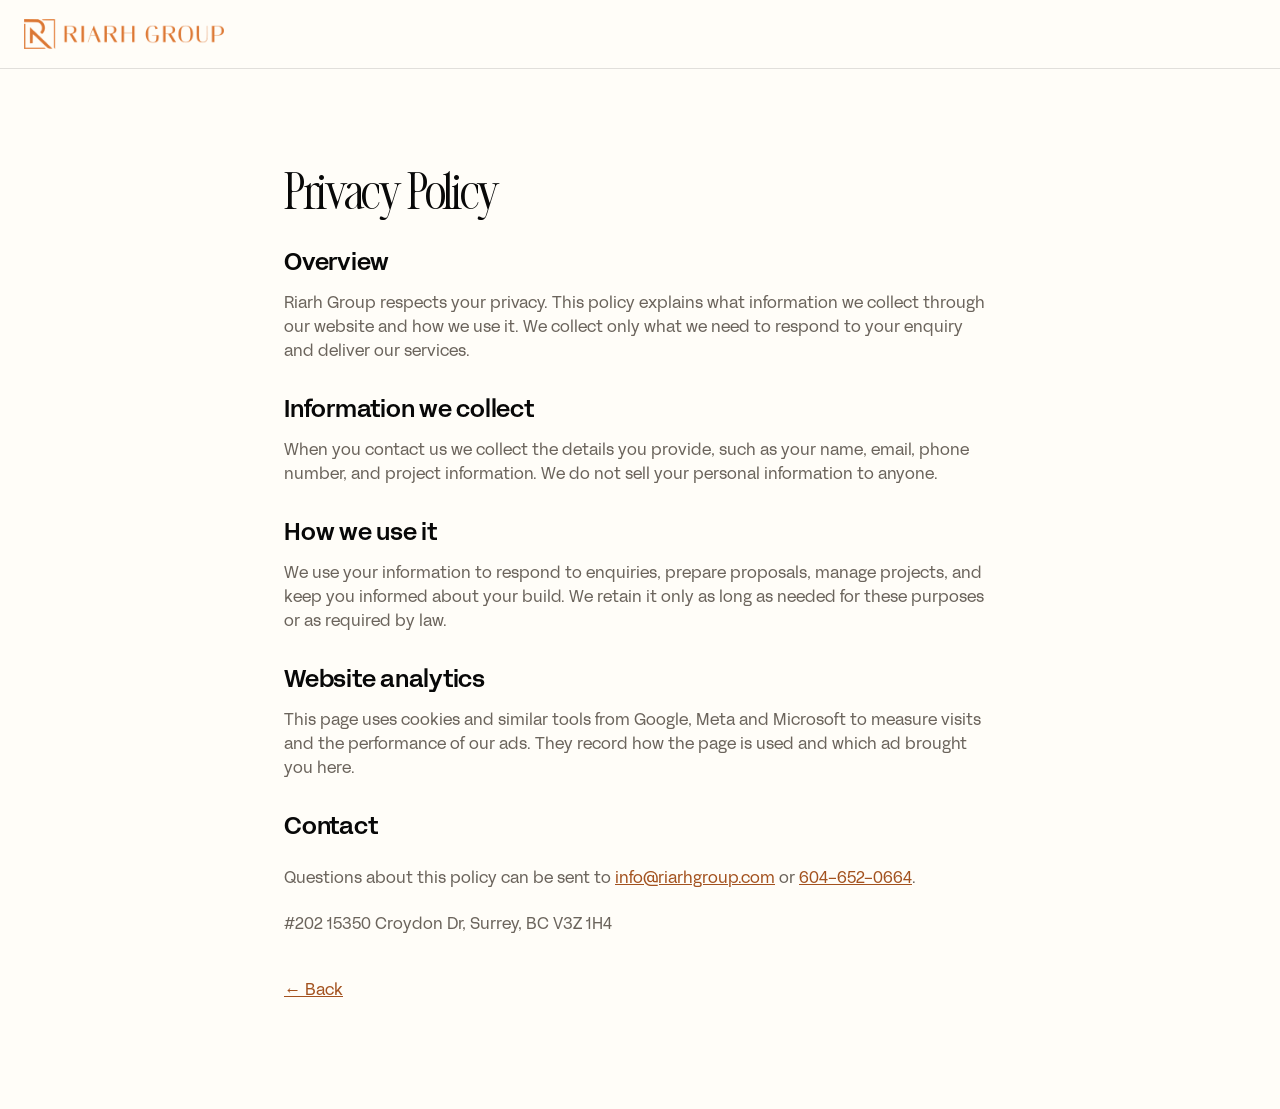
<file: privacy.html>
<!doctype html>
<html lang="en-CA">
<head>
<meta charset="utf-8">
<meta name="viewport" content="width=device-width,initial-scale=1">
<title>Privacy Policy | Riarh Group</title>
<meta name="robots" content="noindex">
<meta name="theme-color" content="#fffdf8">
<link rel="icon" href="assets/riarh-favicon-192.png">
<link rel="stylesheet" href="styles.css">
<style>
.sec{padding:var(--s9) 0}
.pp{max-width:760px}.pp h1{font-size:var(--fs-h2)}.pp h2{font:500 var(--fs-title)/var(--lh-title) var(--b);margin:var(--s6) 0 var(--s3)}
.pp p{color:var(--mute)}.pp a{display:inline-flex;align-items:center;min-height:44px}.pp p+p{margin-top:var(--s3)}
</style>
</head>
<body>
<header class="top"><div class="wrap"><a class="logo" href="index.html"><img src="assets/riarh-wordmark.png" width="482" height="72" alt="Riarh Group"></a></div></header>
<main class="sec"><div class="wrap pp">
<h1>Privacy Policy</h1>
<h2>Overview</h2>
<p>Riarh Group respects your privacy. This policy explains what information we collect through our website and how we use it. We collect only what we need to respond to your enquiry and deliver our services.</p>
<h2>Information we collect</h2>
<p>When you contact us we collect the details you provide, such as your name, email, phone number, and project information. We do not sell your personal information to anyone.</p>
<h2>How we use it</h2>
<p>We use your information to respond to enquiries, prepare proposals, manage projects, and keep you informed about your build. We retain it only as long as needed for these purposes or as required by law.</p>
<h2>Website analytics</h2>
<p>This page uses cookies and similar tools from Google, Meta and Microsoft to measure visits and the performance of our ads. They record how the page is used and which ad brought you here.</p>
<h2>Contact</h2>
<p>Questions about this policy can be sent to <a href="mailto:info@riarhgroup.com">info@riarhgroup.com</a> or <a href="tel:+16046520664">604-652-0664</a>.</p>
<p>#202 15350 Croydon Dr, Surrey, BC V3Z 1H4</p>
<p style="margin-top:var(--s6)"><a href="index.html">&larr; Back</a></p>
</div></main>
<script src="app.js" defer></script>
</body>
</html>
</file>
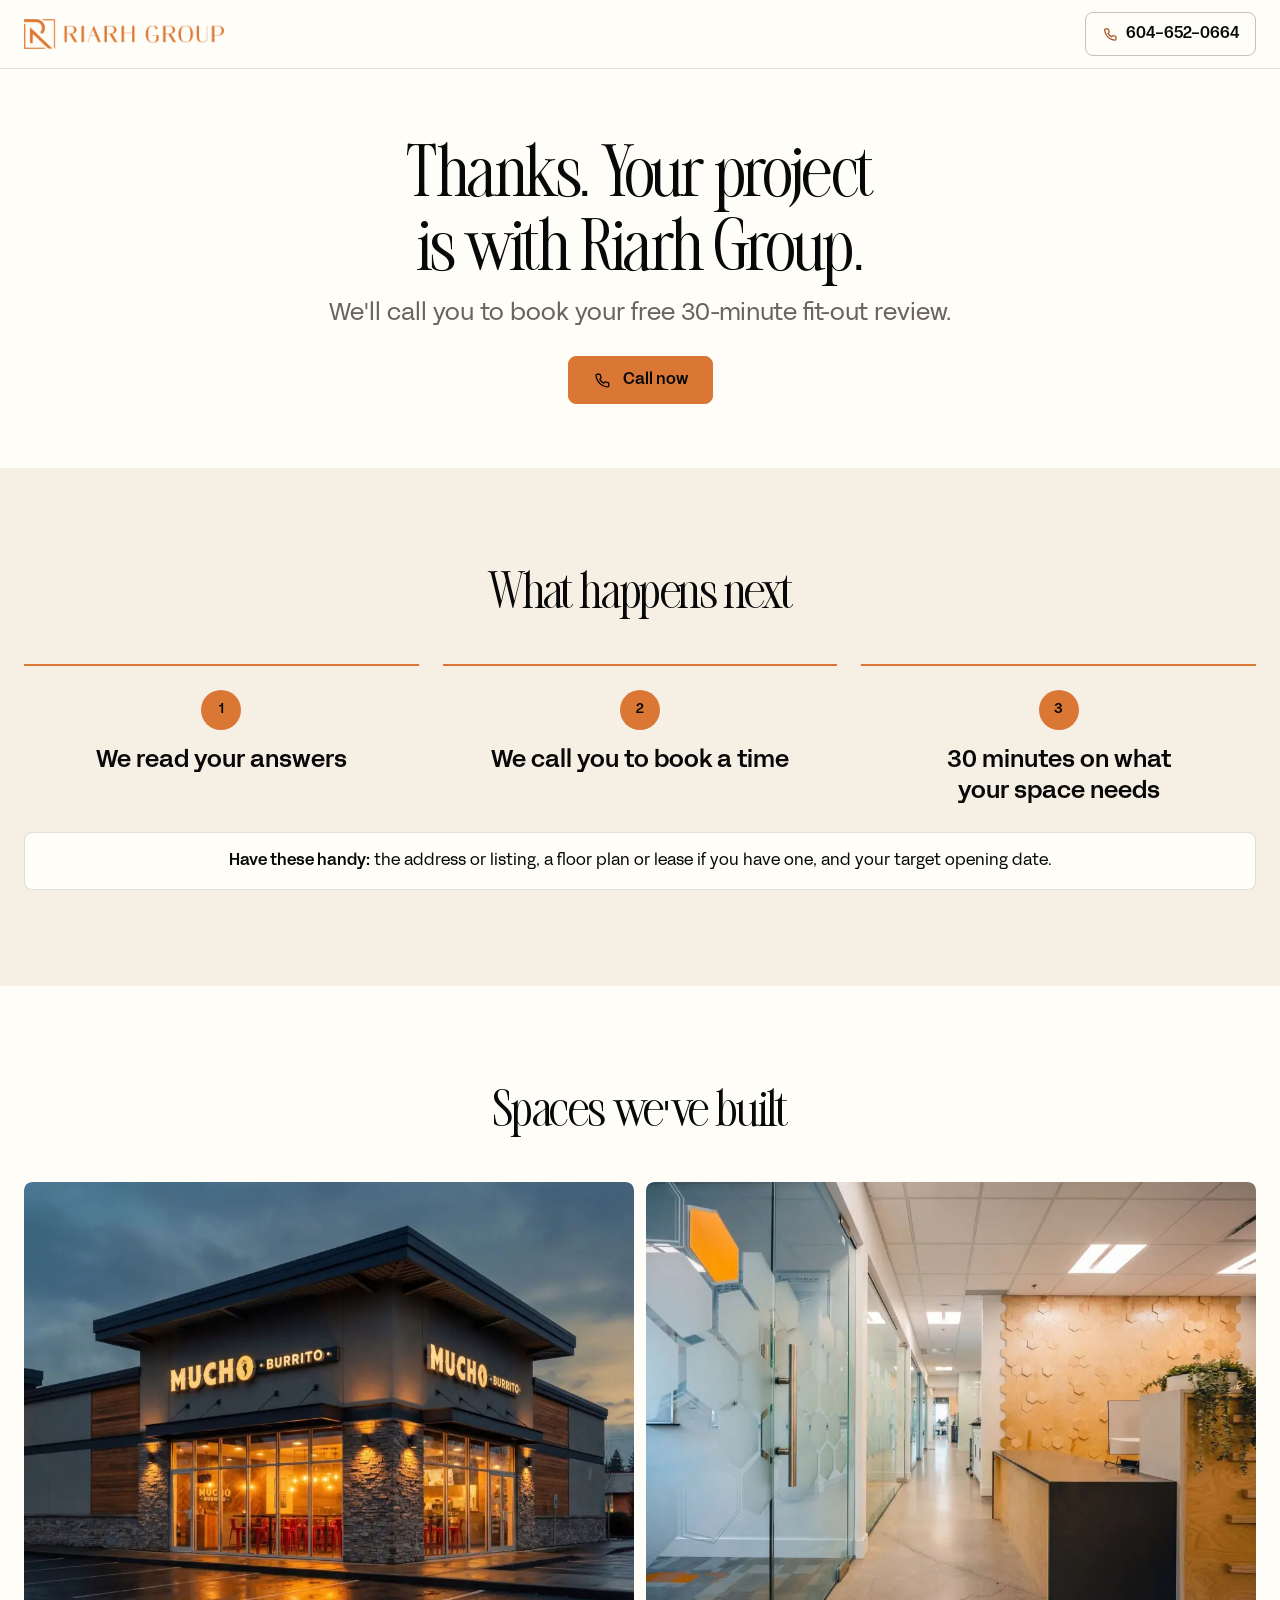
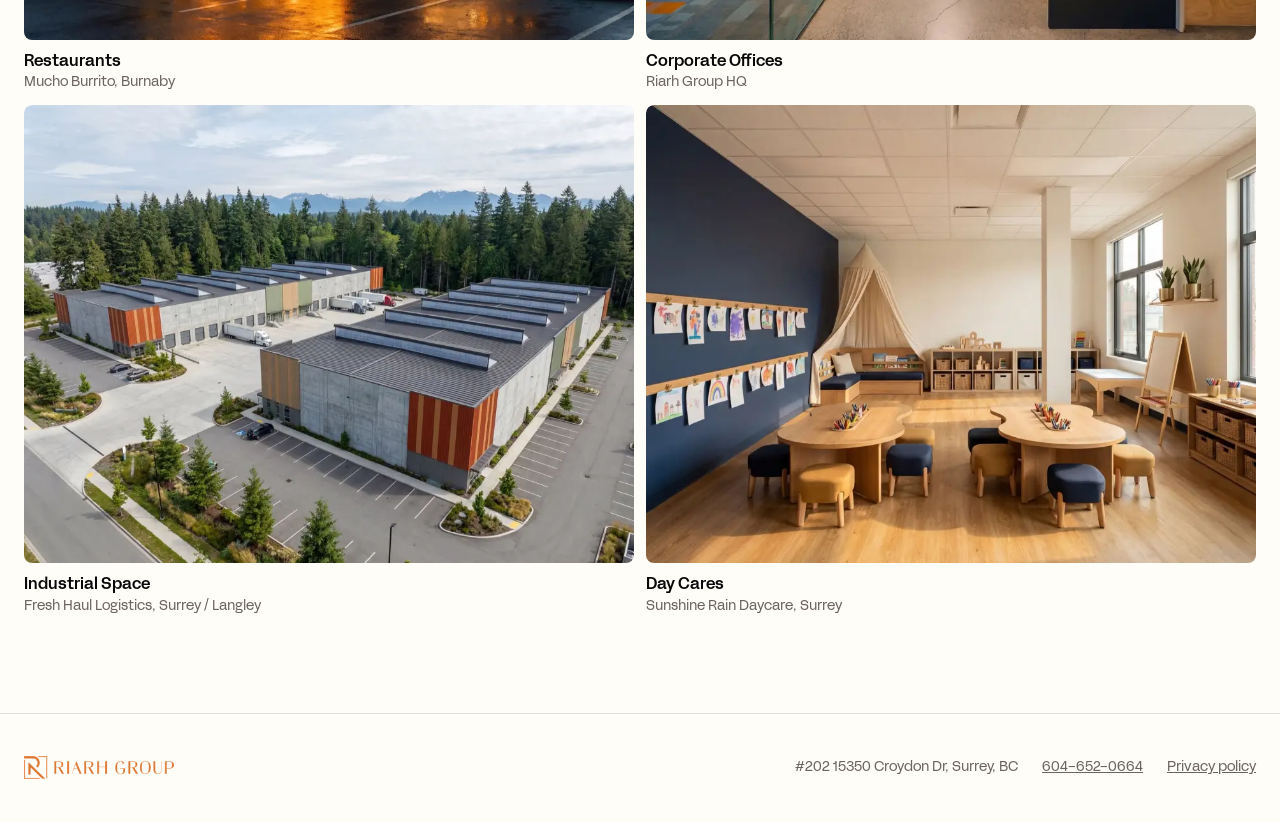
<file: thank-you.html>
<!doctype html>
<html lang="en-CA">
<head>
<meta charset="utf-8">
<meta name="viewport" content="width=device-width,initial-scale=1,viewport-fit=cover">
<title>Thank you | Riarh Group</title>
<meta name="robots" content="noindex">
<meta name="theme-color" content="#fffdf8">
<link rel="icon" href="assets/riarh-favicon-192.png">
<link rel="preload" href="assets/fonts/silver-editorial.woff2" as="font" type="font/woff2" crossorigin>
<link rel="stylesheet" href="styles.css">
<style>
.sec{padding:var(--s9) 0}.tint{background:var(--bg-2)}.head{margin-bottom:var(--s7);text-align:center}
.ty{padding:var(--s8) 0 var(--s8)}
/* one centred axis, like the landing page */
.ty .grid{display:grid;grid-template-columns:minmax(0,1fr);justify-items:center;gap:var(--s7);text-align:center}
.ty h1{max-width:18ch;margin-inline:auto}
.ty .tylead{margin:var(--s4) auto 0;font-size:var(--fs-title);color:var(--mute);max-width:52ch}
.mine{width:min(100%,520px);text-align:left}
.ty .btn{margin-top:var(--s5)}
.preview{display:inline-block;margin-bottom:var(--s4);padding:var(--s2) var(--s3);border-radius:var(--r);background:var(--accent-wash);font-size:var(--fs-sm);color:var(--ink)}
.mine{background:var(--bg-2);color:var(--ink);border-radius:var(--r-lg);padding:var(--s5)}
.mine h2{font:500 var(--fs-title)/var(--lh-title) var(--b);color:var(--ink);margin-bottom:var(--s3)}
.mine dl{margin:0;display:grid;grid-template-columns:auto 1fr;gap:var(--s2) var(--s4)}
.mine dt{color:var(--mute)}.mine dd{margin:0;font-weight:500}
.next3{list-style:none;margin:0;padding:0;display:grid;grid-template-columns:repeat(3,minmax(0,1fr));gap:var(--s5);counter-reset:n}
.next3 li{padding:var(--s5) 0 0;border-top:2px solid var(--accent);font:500 var(--fs-title)/var(--lh-title) var(--b);text-align:center;text-wrap:balance}
.next3 li::before{counter-increment:n;content:counter(n);display:grid;place-items:center;width:40px;height:40px;border-radius:50%;background:var(--accent);color:var(--ink);font:500 var(--fs-sm)/1 var(--b);margin:0 auto var(--s4)}
.ready{margin-top:var(--s5);text-align:center;padding:var(--s4) var(--s5);border-radius:var(--r);background:var(--card);border:1px solid var(--line)}
.ready b{font-weight:500}
.types{display:grid;grid-template-columns:repeat(2,minmax(0,1fr));gap:var(--s3)}
.type{position:relative;border-radius:var(--r);overflow:hidden;display:flex;flex-direction:column}
.type img{width:100%;aspect-ratio:4/3;object-fit:cover;border-radius:var(--r)}
.type figcaption{padding:var(--s3) 0 0;font-size:var(--fs-sm);color:var(--mute)}
.type figcaption b{display:block;font:500 var(--fs-body)/var(--lh-title) var(--b);color:var(--ink)}
.type .yours{position:absolute;top:var(--s3);left:var(--s3);padding:var(--s1) var(--s2);border-radius:var(--r-sm);background:var(--accent);color:var(--ink);font-size:var(--fs-label);letter-spacing:.06em}
.type.is-yours{outline:2px solid var(--accent);outline-offset:3px}
@media (max-width:1080px){.ty .grid{gap:var(--s6)}.types{grid-template-columns:1fr 1fr}}
@media (max-width:720px){.ty{padding:var(--s6) 0 var(--s7)}.next3,.types{grid-template-columns:1fr}}
</style>
</head>
<body data-page="thank-you">
<header class="top">
  <div class="wrap">
    <a class="logo" href="index.html" aria-label="Riarh Group"><img src="assets/riarh-wordmark.png" width="482" height="72" alt="Riarh Group"></a>
    <a class="phone" href="tel:+16046520664" aria-label="Call Riarh Group at 604-652-0664"><svg viewBox="0 0 24 24" aria-hidden="true"><path fill="none" stroke="currentColor" stroke-width="1.8" stroke-linecap="round" stroke-linejoin="round" d="M21 16.9v2.6a1.7 1.7 0 0 1-1.9 1.7 17 17 0 0 1-7.4-2.6 16.7 16.7 0 0 1-5.1-5.1 17 17 0 0 1-2.6-7.4A1.7 1.7 0 0 1 5.7 4.3h2.6a1.7 1.7 0 0 1 1.7 1.5c.1.8.3 1.6.6 2.4a1.7 1.7 0 0 1-.4 1.8L9.1 11.1a13.6 13.6 0 0 0 5.1 5.1l1.1-1.1a1.7 1.7 0 0 1 1.8-.4c.8.3 1.6.5 2.4.6a1.7 1.7 0 0 1 1.5 1.7z"/></svg>604-652-0664</a>
  </div>
</header>

<main>
<section class="ty">
  <div class="wrap grid">
    <div>
      <p class="preview" id="preview" hidden>Preview: the form isn't connected yet, so nothing was sent.</p>
      <h1 id="tyh">Thanks. Your project is with Riarh Group.</h1>
      <p class="tylead">We'll call you to book your free 30-minute fit-out review.</p>
      <a class="btn" href="tel:+16046520664"><svg viewBox="0 0 24 24" aria-hidden="true"><path fill="none" stroke="currentColor" stroke-width="1.8" stroke-linecap="round" stroke-linejoin="round" d="M21 16.9v2.6a1.7 1.7 0 0 1-1.9 1.7 17 17 0 0 1-7.4-2.6 16.7 16.7 0 0 1-5.1-5.1 17 17 0 0 1-2.6-7.4A1.7 1.7 0 0 1 5.7 4.3h2.6a1.7 1.7 0 0 1 1.7 1.5c.1.8.3 1.6.6 2.4a1.7 1.7 0 0 1-.4 1.8L9.1 11.1a13.6 13.6 0 0 0 5.1 5.1l1.1-1.1a1.7 1.7 0 0 1 1.8-.4c.8.3 1.6.5 2.4.6a1.7 1.7 0 0 1 1.5 1.7z"/></svg>Call now</a>
    </div>
    <aside class="mine" id="mine" hidden>
      <h2>Your project</h2>
      <dl id="mine-dl"></dl>
    </aside>
  </div>
</section>

<section class="sec tint">
  <div class="wrap">
    <div class="head"><h2>What happens next</h2></div>
    <ol class="next3">
      <li>We read your answers</li>
      <li>We call you to book a time</li>
      <li>30 minutes on what your space needs</li>
    </ol>
    <div class="ready"><b>Have these handy:</b> the address or listing, a floor plan or lease if you have one, and your target opening date.</div>
  </div>
</section>

<section class="sec">
  <div class="wrap">
    <div class="head"><h2>Spaces we've built</h2></div>
    <div class="types" id="types">
      <figure class="type" data-type="restaurant"><img src="assets/img/ty-restaurant-960.webp" srcset="assets/img/ty-restaurant-960.webp 960w, assets/img/ty-restaurant.webp 1600w" sizes="(max-width:720px) 100vw, 640px" width="1600" height="1194" loading="lazy" decoding="async" alt="Mucho Burrito in Burnaby at dusk, a restaurant unit built by Riarh Group"><figcaption><b>Restaurants</b>Mucho Burrito, Burnaby</figcaption></figure>
      <figure class="type" data-type="office"><img src="assets/img/ty-office-960.webp" srcset="assets/img/ty-office-960.webp 960w, assets/img/ty-office.webp 1600w" sizes="(max-width:720px) 100vw, 640px" width="1600" height="1194" loading="lazy" decoding="async" alt="Glass-walled corridor and reception desk at the Riarh Group head office"><figcaption><b>Corporate Offices</b>Riarh Group HQ</figcaption></figure>
      <figure class="type" data-type="industrial"><img src="assets/img/ty-industrial-960.webp" srcset="assets/img/ty-industrial-960.webp 960w, assets/img/ty-industrial.webp 1600w" sizes="(max-width:720px) 100vw, 640px" width="1600" height="1194" loading="lazy" decoding="async" alt="Aerial view of the Fresh Haul Logistics warehouse buildings, built by Riarh Group"><figcaption><b>Industrial Space</b>Fresh Haul Logistics, Surrey / Langley</figcaption></figure>
      <figure class="type" data-type="daycare"><img src="assets/img/ty-daycare-960.webp" srcset="assets/img/ty-daycare-960.webp 960w, assets/img/ty-daycare.webp 1600w" sizes="(max-width:720px) 100vw, 640px" width="1600" height="1194" loading="lazy" decoding="async" alt="Classroom with low tables at Sunshine Rain Daycare, Surrey, built by Riarh Group"><figcaption><b>Day Cares</b>Sunshine Rain Daycare, Surrey</figcaption></figure>
    </div>
  </div>
</section>
</main>

<footer class="foot">
  <div class="wrap">
    <img src="assets/riarh-wordmark.png" width="482" height="72" alt="Riarh Group" loading="lazy">
    <p>#202 15350 Croydon Dr, Surrey, BC</p>
    <a href="tel:+16046520664">604-652-0664</a>
    <a href="privacy.html">Privacy policy</a>
  </div>
</footer>

<script>
// Personalises from what the form left in sessionStorage. Nothing here is sent anywhere.
(function () {
  let d = {};
  try { d = JSON.parse(sessionStorage.getItem("riarh_thanks") || "{}"); } catch (e) {}
  const esc = s => String(s).replace(/[&<>"]/g, c => ({ "&": "&amp;", "<": "&lt;", ">": "&gt;", '"': "&quot;" }[c]));
  if (d.name) document.getElementById("tyh").textContent = `Thanks, ${d.name}. Your project is with Riarh Group.`;
  if (d.preview) document.getElementById("preview").hidden = false;
  const rows = [["Building", d.business_type === "Other commercial" ? "Commercial space" : d.business_type], ["Space", d.stage === "Expanding" ? "Expanding or moving" : d.stage], ["Opening", d.timeline]].filter(r => r[1]);
  if (rows.length) {
    document.getElementById("mine-dl").innerHTML = rows.map(([k, v]) => `<dt>${k}</dt><dd>${esc(v)}</dd>`).join("");
    document.getElementById("mine").hidden = false;
  }
  // Their own business type moves to the front of the grid and is marked.
  const map = { "Restaurants": "restaurant", "Corporate Offices": "office", "Industrial Space": "industrial", "Day Cares": "daycare" };
  const card = map[d.business_type] && document.querySelector(`.type[data-type="${map[d.business_type]}"]`);
  if (card) {
    card.classList.add("is-yours");
    card.insertAdjacentHTML("afterbegin", '<span class="yours">LIKE YOURS</span>');
    card.parentNode.prepend(card);
  }
})();
</script>
<script src="app.js" defer></script>
</body>
</html>
</file>
<file: styles.css>
/* Riarh Group commercial landing page. One stylesheet.
   Cream #fffdf8 page, charcoal #080808 text, terracotta #da7734, tan #b99f7c; light base with two dark bands (rent
   clock, final call to action). Every rule below is the readable final frame: motion.js and hero3d.js only move things
   away from it while a scene plays, then hand it back, so no-JS and reduced motion show the final state.
   Fonts: Silver Editorial (display) + Acid Grotesk 400/500 (body), self-hosted. Every font-size, gap and padding
   comes from the tokens below. */

@font-face{font-family:"Silver Editorial";src:url(assets/fonts/silver-editorial.woff2) format("woff2");font-weight:400;font-display:swap}
@font-face{font-family:"Acid Grotesk";src:url(assets/fonts/acid-grotesk-normal.woff2) format("woff2");font-weight:400;font-display:swap}
@font-face{font-family:"Acid Grotesk";src:url(assets/fonts/acid-grotesk-medium.woff2) format("woff2");font-weight:500;font-display:swap}
/* Until Acid Grotesk arrives, Arial is drawn at about Acid's width (106%), so the hero lines break the same way before
   and after the swap and the form does not jump. */
@font-face{font-family:"Acid Fallback";src:local("Arial"),local("Liberation Sans");size-adjust:106%;ascent-override:80.6%;descent-override:19%;line-gap-override:0%}
/* Display headings: Silver Editorial's comma, period, apostrophe, hyphen and colon nearly vanish at 1x ("Thanks, Sam"
   read as "Thanks. Sam"), so "Riarh Display" takes those few characters from Acid Grotesk. The later face wins for the
   characters in its unicode-range; everything else comes from Silver Editorial (same file as the preload). */
@font-face{font-family:"Riarh Display";src:url(assets/fonts/silver-editorial.woff2) format("woff2");font-weight:400;font-display:swap}
@font-face{font-family:"Riarh Display";src:url(assets/fonts/acid-grotesk-normal.woff2) format("woff2");font-weight:400;font-display:swap;unicode-range:U+2C,U+2E,U+27,U+2018,U+2019,U+2D,U+3A,U+3B}

:root{
  /* colour: brand values; neutrals tinted warm toward the terracotta */
  --bg:#fffdf8; --bg-2:#f5efe4; --card:#fffdf8; --opt:#faf6ef;
  --ink:#080808; --ink-2:#14120f; --ink-3:#24201c;
  --mute:#6b645c; --line:rgba(8,8,8,.12); --line-2:rgba(8,8,8,.24); --paper-line:#e2d9cb;
  --on-dark:#fffdf8; --on-dark-mute:#a8a29a; --dline:rgba(255,253,248,.16); --dline-2:rgba(255,253,248,.3);
  --accent:#da7734; --accent-d:#c4652a; --accent-t:#a3521f; --accent-wash:#f8e9dd; --tan:#b99f7c;
  --err-paper:#b42318;
  /* type scale: 7 sizes, 4 line heights. The display face is for h1, h2 and the rent total only. */
  --fs-num:clamp(48px,6.4vw,88px); --fs-h1:clamp(32px,4vw,56px); --fs-h2:clamp(26px,2.8vw,40px);
  --fs-title:24px; --fs-body:16px; --fs-sm:14px; --fs-label:12px;
  --lh-tight:1.1; --lh-title:1.3; --lh-display:1.44; --lh-body:1.5;
  /* 4px spacing scale */
  --s1:4px; --s2:8px; --s3:12px; --s4:16px; --s5:24px; --s6:32px; --s7:48px; --s8:64px; --s9:96px;
  --r-sm:4px; --r:8px; --r-lg:16px; --h-control:48px; --h-min:44px;
  --max:1320px; --pad:var(--s5); --sec:var(--s9);
  --d:"Riarh Display","Silver Editorial","Times New Roman",serif;
  --b:"Acid Grotesk","Acid Fallback",system-ui,-apple-system,"Segoe UI",sans-serif;
  --xo:cubic-bezier(.16,1,.3,1);
}
*,*::before,*::after{box-sizing:border-box}
html{-webkit-text-size-adjust:100%;scroll-behavior:smooth;scroll-padding-top:84px;color-scheme:light}
body{margin:0;background:var(--bg);color:var(--ink);font:400 var(--fs-body)/var(--lh-body) var(--b);-webkit-font-smoothing:antialiased}
img{max-width:100%;display:block;height:auto}
figure{margin:0}
[hidden]{display:none!important}
a{color:var(--accent-t)}
h1,h2,h3{margin:0;font-weight:400}
h1,h2{font-family:var(--d);letter-spacing:-.01em}
/* Silver Editorial's ascenders + descenders measure ~1.36em of ink (p/y/g over l/k/d): below ~1.42 they touch. */
h1{font-size:var(--fs-h1);line-height:var(--lh-display)}
h2{font-size:var(--fs-h2);line-height:var(--lh-display)}
h3{font:500 var(--fs-title)/var(--lh-title) var(--b)}
/* the proof line sits directly above every booking button */
.proof{font:500 var(--fs-body)/var(--lh-body) var(--b)}
p,ul,ol{margin:0}
::selection{background:var(--accent);color:var(--ink)}
.wrap{max-width:var(--max);margin:0 auto;padding:0 var(--pad)}
.sr{position:absolute!important;width:1px;height:1px;overflow:hidden;clip:rect(0 0 0 0);white-space:nowrap}

/* Buttons: one primary style everywhere; ghost is the same shape outlined. */
.btn{display:inline-flex;align-items:center;justify-content:center;gap:var(--s3);min-height:var(--h-control);padding:0 var(--s5);border-radius:var(--r);
  background:var(--accent);color:var(--ink);border:1.5px solid var(--accent);font:500 var(--fs-body)/1 var(--b);text-decoration:none;cursor:pointer;
  transition:background .15s,border-color .15s,translate .15s}
.btn:hover{background:var(--accent-d);border-color:var(--accent-d)}
.btn:active{translate:0 1px}
.btn.ghost{background:transparent;color:var(--ink);border-color:var(--line-2)}
.btn.ghost:hover{border-color:var(--accent-t);color:var(--accent-t)}
.btn svg{width:18px;height:18px}
:focus-visible{outline:3px solid var(--accent-t);outline-offset:2px}
.step legend:focus{outline:none}   /* focus is moved here by script for screen readers on each new step; it is not a control, so no ring */

/* ---------- Header ---------- */
.top{position:sticky;top:0;z-index:40;background:var(--bg);border-bottom:1px solid var(--line)}
.top .wrap{display:flex;align-items:center;gap:var(--s3);height:68px}
.top .logo{display:inline-flex;align-items:center;min-height:var(--h-min);margin-right:auto}
.top .logo img{width:200px;height:auto}
.top .phone{display:inline-flex;align-items:center;gap:var(--s2);font:500 var(--fs-body)/1 var(--b);color:var(--ink);text-decoration:none;
  border:1px solid var(--line-2);border-radius:var(--r);padding:var(--s3) var(--s4);min-height:var(--h-min)}
.top .phone svg{width:16px;height:16px;color:var(--accent-t)}
.top .phone:hover{border-color:var(--accent-t)}
/* desktop: the booking button joins the header once the hero form has scrolled away (app.js) */
.top-cta{min-height:var(--h-min)}
.top .phone{order:1}   /* the phone keeps the right edge, so it does not jump when the booking button comes and goes */
.hold .hero h1,.hold .callout{visibility:hidden}   /* ?v= / ?a=: until app.js has set the headline (head script, 1.5 s at most) */

/* ---------- Hero: proof, who it is for, the promise and the offer on the centre line; under them the form and the
   3D build as an even pair, the booking button and its proof under the build ---------- */
.hero{position:relative;overflow:hidden;border-bottom:1px solid var(--line)}
.hgrid{display:grid}
.htext{padding:var(--s5) 0}
.chip,.callout,.hero h1,.offer{text-align:center}
.htext{text-align:center}
/* one proof line above the callout */
.chip{display:inline-block;margin-bottom:var(--s2);padding:var(--s1) var(--s3);border:1px solid var(--tan);border-radius:var(--r-sm);font:500 var(--fs-sm)/var(--lh-body) var(--b)}
/* who the page is for: headline class, the qualifier that selects the reader highlighted */
.callout{font:500 var(--fs-title)/var(--lh-title) var(--b);color:var(--ink);margin-bottom:var(--s2);text-wrap:balance}
.callout b{font-weight:500;color:var(--accent-t)}
.offer{margin-top:var(--s2)}
.hstage{position:relative}
.hphoto{position:relative;z-index:0;min-width:0;background:var(--ink-3)}   /* min-width:0: iPhone Safari sized the box from its 240px min-height x 16/9 and pushed it 37px off the screen */
/* what the visitor leaves the call with: at the foot of the form card, gone on the contact step */
.leave{margin-top:var(--s4);font-size:var(--fs-sm);color:var(--mute)}
.formcard:has(.step:last-of-type:not([hidden])) .leave{display:none}
/* the booking button under the build, its proof under the button; on the contact step the form's own submit is the
   only booking button in the hero */
.h-ask{display:grid;justify-items:center;gap:var(--s2);margin-top:var(--s3);text-align:center}
.hero:has(.step:last-of-type:not([hidden])) .h-ask{visibility:hidden}
/* Desktop: the head runs the full width; the form card and the build card are two equal columns either side of the
   centre line. The stage wrapper steps aside so both cards sit in the same grid row. */
@media (min-width:1081px){
  .hgrid{grid-template-columns:repeat(2,minmax(0,500px));justify-content:center;column-gap:var(--s7);padding-block:0 var(--s6)}
  .htext{grid-column:1/-1;padding:var(--s4) 0 var(--s5)}
  .hstage{display:contents}
  .formcard{display:flex;flex-direction:column}
  .leave{margin-top:auto;padding-top:var(--s4)}
  .hphoto{aspect-ratio:4/3;border-radius:var(--r-lg)}
  .hphoto img{position:absolute;inset:0}
}
.hphoto img{width:100%;height:100%;object-fit:contain}   /* the poster is the whole finished unit: never crop it */
.hphoto figcaption{position:absolute;bottom:var(--s4);left:var(--s4);padding:var(--s1) var(--s3);border-radius:var(--r-sm);background:var(--ink);color:var(--on-dark);font:500 var(--fs-sm)/var(--lh-body) var(--b)}
.hphoto figcaption::before{content:"";display:inline-block;width:8px;height:8px;margin-right:var(--s2);border-radius:50%;background:var(--accent)}
/* The 3D build (hero3d.js) draws under the photo; the photo stays the LCP element and the resting frame. While the
   build plays the panel shows a blueprint grid and five step labels, the current one lit. */
.hphoto canvas{position:absolute;inset:0;width:100%;height:100%;display:block;touch-action:pan-y;cursor:grab}
.hphoto img{position:relative;z-index:2}
/* while the 3D build runs, the category label lies on the sign's face: hero3d.js sets the matrix every frame */
.hphoto.is-3d figcaption{top:0;left:0;bottom:auto;width:180px;height:27px;max-width:none;padding:0;display:grid;place-items:center;transform-origin:0 0;border-radius:0;background:none;color:var(--ink);font:500 var(--fs-body)/1 var(--b);white-space:nowrap;pointer-events:none}
.hphoto.is-3d figcaption::before{content:none}
@media (min-width:721px){.hphoto{overflow:hidden}}
.hphoto figcaption{z-index:3}
.hphoto{background:linear-gradient(rgba(8,8,8,.045) 1px,transparent 1px) 0 0/28px 28px,linear-gradient(90deg,rgba(8,8,8,.045) 1px,transparent 1px) 0 0/28px 28px,var(--bg-2)}
/* the build strip sits under the photo card and shows only while the build plays (its room is always kept) */
.h-steps{display:grid;grid-template-columns:repeat(5,minmax(0,1fr));gap:var(--s2);margin:var(--s3) 0 0;padding:0;list-style:none}
.h-steps:not(.is-live){visibility:hidden}
.h-steps li{display:grid;gap:var(--s1);font:500 var(--fs-label)/var(--lh-title) var(--b);color:var(--mute);min-width:0}
.h-steps li::before{content:"";display:block;height:4px;border-radius:var(--r-sm);background:var(--paper-line)}
.h-steps.h-narrow{gap:var(--s1)}
.h-steps li.on,.h-steps li.done{color:var(--ink)}
.h-steps li.on::before{background:var(--accent)}
.h-steps li.done::before{background:var(--ink)}
.h-pause{position:absolute;z-index:3;bottom:var(--s4);right:var(--s4);display:grid;place-items:center;width:var(--h-min);height:var(--h-min);padding:0;border:0;border-radius:var(--r);background:var(--card);color:var(--ink);cursor:pointer;box-shadow:0 6px 18px rgba(8,8,8,.18)}
.h-pause svg{width:16px;height:16px;fill:currentColor;stroke:currentColor;stroke-width:2.2;stroke-linecap:round;stroke-linejoin:round}
.h-pause:hover{color:var(--accent-t)}

/* ---------- Form (cream card on the photo) ---------- */
.formcard{position:relative;background:var(--card);color:var(--ink);border-radius:var(--r-lg);padding:var(--s6);box-shadow:0 24px 60px rgba(8,8,8,.32)}
.f-top{display:flex;flex-wrap:wrap;justify-content:space-between;align-items:baseline;gap:0 var(--s3)}
.f-count{margin-left:auto;font-size:var(--fs-sm);color:var(--mute);white-space:nowrap;font-variant-numeric:tabular-nums}
/* the proof line is in the chip above the headline; in the card it shows on the contact step, directly above the submit */
.formcard:not(:has(.step:last-of-type:not([hidden]))) .f-top .proof{display:none}
.f-bar{height:4px;background:var(--paper-line);border-radius:var(--r-sm);margin:var(--s2) 0 var(--s4);overflow:hidden}
.f-bar i{display:block;height:100%;width:0;background:var(--accent);border-radius:var(--r-sm);transition:width .35s ease}
/* the form keeps the height of step 1 (four rows of answers), so the card does not shrink on steps 2 and 3 */
#lead{min-height:256px}
.step{border:0;margin:0;padding:0;min-width:0}
.step legend{font:500 var(--fs-title)/var(--lh-title) var(--b);color:var(--ink);padding:0;margin-bottom:var(--s3)}
.opts{display:grid;grid-template-columns:1fr 1fr;gap:var(--s2)}
.opt{position:relative;display:flex;align-items:center;min-height:var(--h-control);padding:var(--s1) var(--s3);border:1.5px solid var(--paper-line);
  border-radius:var(--r);cursor:pointer;line-height:var(--lh-title);color:var(--ink);background:var(--opt);transition:border-color .15s,background .15s,scale .15s}
.opt:hover{border-color:var(--tan)}
.opt:active{scale:.985}
.opt input{position:absolute;opacity:0;pointer-events:none}
.opt:has(input:checked){border-color:var(--accent);background:var(--accent-wash)}
.opt:has(input:focus-visible){outline:3px solid var(--accent-t);outline-offset:2px}
.f-nav{display:flex;align-items:center;justify-content:space-between;gap:var(--s3);margin-top:var(--s4)}
.f-back{background:none;border:0;color:var(--mute);font:400 var(--fs-sm) var(--b);cursor:pointer;padding:var(--s3) var(--s1);min-height:var(--h-control)}
.f-back:hover{color:var(--ink)}
.f-nav .btn{flex:1;padding:0 var(--s3);white-space:nowrap}
.f-nav:has(.f-back[hidden]):has(.btn[hidden]){display:none}
.fields{display:grid;grid-template-columns:1fr 1fr;gap:var(--s3)}
.fields .full{grid-column:1/-1}
.field label{display:block;font-size:var(--fs-sm);color:var(--ink);margin-bottom:var(--s1)}
.callnote{margin:0 0 var(--s4);font-size:var(--fs-sm);color:var(--mute)}
.role .opts{grid-template-columns:1fr}   /* who the space is for: one long answer, so one column */
.notes summary{cursor:pointer;font-size:var(--fs-sm);color:var(--accent-t);min-height:var(--h-min);display:flex;align-items:center;list-style:none}
.notes summary::-webkit-details-marker{display:none}
.notes summary span{color:var(--mute);margin-left:var(--s1)}
.notes input,.notes textarea{margin-top:var(--s2)}
.field input,.field textarea{width:100%;min-height:var(--h-control);padding:var(--s3) var(--s4);border:1.5px solid var(--paper-line);border-radius:var(--r);
  font:400 var(--fs-body)/var(--lh-body) var(--b);color:var(--ink);background:var(--opt)}
/* browser autofill keeps the page's field colours */
.field input:autofill{-webkit-text-fill-color:var(--ink);box-shadow:0 0 0 100px var(--opt) inset}
.field textarea{min-height:72px;resize:vertical}
.field input::placeholder,.field textarea::placeholder{color:var(--mute)}
.field input:focus,.field textarea:focus{border-color:var(--accent-t);outline:none;box-shadow:0 0 0 3px rgba(218,119,52,.22)}
.field .err{display:none;font-size:var(--fs-sm);color:var(--err-paper);margin-top:var(--s1)}
.field.bad input{border-color:var(--err-paper)}
.field.bad .err{display:block}
.step-err{display:none;font-size:var(--fs-sm);color:var(--err-paper);margin-top:var(--s3)}
.step.bad .step-err{display:block}
/* the privacy link sits beside the submit button: on the contact step only */
.f-foot{display:none;margin-top:var(--s2);font-size:var(--fs-sm)}
.formcard:has(.step:last-of-type:not([hidden])) .f-foot{display:block}
.f-foot a{color:var(--mute);display:inline-flex;align-items:center;min-height:var(--h-min)}
.f-msg{margin-top:var(--s3);font-size:var(--fs-sm);color:var(--err-paper)}
.f-msg:empty{display:none}
/* desktop: the form sits in the words column as a flat card */
@media (min-width:1081px){
  .formcard{padding:var(--s5);box-shadow:none;border:1px solid var(--paper-line)}
}
@media (prefers-reduced-motion:no-preference){.step.in{animation:stepIn .28s var(--xo)}}
@keyframes stepIn{from{translate:0 6px}to{translate:0 0}}

/* ---------- Scene 02, the offer: the fit-out review sheet, with an example for the visitor's category ---------- */
.rv{background:var(--bg-2);padding:var(--sec) 0}
.rv-g{position:relative;display:grid;justify-items:center;gap:var(--s6)}
.o-in{text-align:center}
/* the four-step process as one numbered line (credentials block) */
.proc{display:grid;grid-template-columns:repeat(4,minmax(0,1fr));width:min(100%,640px);margin:0;padding:0;list-style:none;counter-reset:p}
.proc li{position:relative;display:grid;justify-items:center;gap:var(--s2);font-weight:500;counter-increment:p}
.proc li span{max-width:14ch;color:var(--mute);font:400 var(--fs-sm)/var(--lh-body,1.4) var(--b);text-align:center}
.proc li::before{content:counter(p);position:relative;z-index:1;display:grid;place-items:center;width:32px;height:32px;border-radius:50%;background:var(--ink);color:var(--on-dark);font:500 var(--fs-sm)/1 var(--b)}
.proc li:not(:last-child)::after{content:"";position:absolute;left:calc(50% + 16px);width:calc(100% - 32px);top:16px;height:1px;background:var(--line-2)}
.ex{display:inline-block;padding:var(--s1) var(--s2);border-radius:var(--r-sm);background:var(--accent-wash);color:var(--accent-t);font:500 var(--fs-label)/1 var(--b);letter-spacing:.08em;text-transform:uppercase;white-space:nowrap}
.sheet{position:relative;width:min(100%,880px);background:var(--card);border:1px solid var(--line-2);border-radius:var(--r-lg);box-shadow:0 34px 70px -34px rgba(8,8,8,.3);overflow:clip}
.sh-top{display:flex;flex-wrap:wrap;align-items:center;gap:var(--s1) var(--s3);padding:var(--s3) var(--s5);background:var(--bg-2);border-bottom:1px solid var(--paper-line)}
.sh-lw{margin-right:auto;font-weight:500}
.sh-ico{position:relative;flex:none;width:18px;height:18px}
.sh-ico svg{position:absolute;inset:0;width:18px;height:18px;fill:none;stroke:var(--ink);stroke-width:1.8}
.sh-ico .sh-doc{stroke-linejoin:round}
.sh-ico .sh-spin{stroke:var(--accent);stroke-dasharray:28;stroke-dashoffset:8}
.sh-body{display:grid;grid-template-columns:repeat(3,minmax(0,1fr));gap:var(--s5);padding:var(--s4) var(--s5) var(--s2)}
.sh-sec{display:grid;gap:var(--s3);align-content:start;padding:var(--s4) 0}
.sh-sec h3{position:relative;min-height:calc(2.6em + var(--s4));padding-top:var(--s4)}
.sh-sec h3::before{content:"";position:absolute;left:0;right:0;top:0;height:2px;background:var(--ink);transform-origin:0 50%;transform:scaleX(var(--rule,1))}
.sh-sec ul{list-style:none;padding:0;display:grid;gap:var(--s2)}
.sh-sec li{position:relative;display:flex;gap:var(--s2);align-items:flex-start;line-height:var(--lh-title)}
.sh-sec li svg{flex:none;width:16px;height:16px;margin-top:var(--s1);color:var(--accent-t)}
.sh-sk{position:absolute;left:24px;top:4px;width:min(80%,190px);height:12px;border-radius:var(--r-sm);background:var(--bg-2);transform-origin:0 50%}
.sh-foot{display:flex;flex-direction:column;gap:var(--s3);align-items:center;text-align:center;padding:var(--s4) var(--s5);border-top:1px solid var(--paper-line);background:var(--bg-2)}
.team{grid-column:1/-1}

/* ---------- Scene 03, the rent clock (dark band): the visitor's own rent, a shut door and a 52-week board ---------- */
.cost{background:var(--ink);color:var(--on-dark);padding:var(--sec) 0}
.cost-g{display:grid;justify-items:center;gap:var(--s6);text-align:center}
.cost-t{position:relative;z-index:1;display:grid;justify-items:center}
.cost h2{color:var(--on-dark)}
.calc{display:grid;grid-template-columns:repeat(2,minmax(0,240px));justify-content:center;align-items:start;gap:var(--s4) var(--s6);margin-top:var(--s5)}
.calc-how{grid-column:1/-1}
.cf label{display:block;font-size:var(--fs-label);letter-spacing:.12em;text-transform:uppercase;color:var(--on-dark-mute);margin-bottom:var(--s2)}
/* the Example values are real values in the controls, each labelled Example until the visitor changes it */
.cf-row{display:flex;align-items:center;justify-content:center;gap:var(--s3)}
.cf-out{font:500 var(--fs-title)/var(--lh-title) var(--b);color:var(--on-dark)}
.cf-box{display:flex;flex:none;align-items:center;width:200px;max-width:100%;border:1.5px solid var(--dline-2);border-radius:var(--r);background:var(--ink-2);transition:border-color .15s}
.cf-box:focus-within{border-color:var(--accent);box-shadow:0 0 0 3px rgba(218,119,52,.3)}
.cf-box input{flex:1;width:0;min-width:0;min-height:var(--h-control);padding:var(--s2) var(--s4);border:0;background:transparent;color:var(--on-dark);font:500 var(--fs-title)/1 var(--b);outline:none}
.cf-range{display:block;width:100%;height:var(--h-min);margin:0;background:transparent;cursor:ew-resize;-webkit-appearance:none;appearance:none}
/* a drawn track (filled up to the thumb by --v, set from app.js) so it reads on the dark band */
.cf-range::-webkit-slider-runnable-track{height:8px;border-radius:var(--r-sm);background:linear-gradient(90deg,var(--accent) var(--v,21.6%),var(--dline-2) 0)}
.cf-range::-moz-range-track{height:8px;border-radius:var(--r-sm);background:linear-gradient(90deg,var(--accent) var(--v,21.6%),var(--dline-2) 0)}
.cf-range::-webkit-slider-thumb{-webkit-appearance:none;width:24px;height:24px;margin-top:-8px;border-radius:50%;border:3px solid var(--on-dark);background:var(--accent)}
.cf-range::-moz-range-thumb{width:18px;height:18px;border-radius:50%;border:3px solid var(--on-dark);background:var(--accent)}
.cf-range:focus-visible{outline:3px solid var(--accent);outline-offset:4px;border-radius:var(--r-sm)}
.calc-how{font-size:var(--fs-sm);color:var(--on-dark-mute)}
.r-vis{display:grid;gap:var(--s4);min-width:0;width:min(100%,760px)}
.r-top{display:grid;grid-template-columns:auto auto;justify-content:center;gap:var(--s6);align-items:center}
.r-shopw{position:relative;width:clamp(124px,17vw,250px)}
.r-glow{position:absolute;inset:-30% -10% -10% -45%;background:radial-gradient(45% 45% at 62% 62%,rgba(218,119,52,.55),transparent 70%);pointer-events:none}
.r-shop{position:relative;display:block;width:100%;height:auto;overflow:visible}
.r-st{fill:none;stroke:var(--on-dark);stroke-width:2;stroke-linejoin:round}
.r-gl{fill:var(--ink-2)}
.r-lit{fill:#f0a062}
.r-sign{fill:var(--accent)}
/* resting frame: the door has swung open on its hinge (left edge) and the unit is lit */
.r-door{fill:var(--ink-3);stroke:var(--on-dark);stroke-width:2;vector-effect:non-scaling-stroke;transform-box:fill-box;transform-origin:0 50%;transform:scaleX(.14) skewY(-14deg)}
.calc-out{min-width:0;text-align:left;transform-origin:0 70%}
.co-t{font-size:var(--fs-title);line-height:var(--lh-title);color:var(--on-dark)}
.co-t b{display:block;margin-bottom:var(--s2);font:400 var(--fs-num)/var(--lh-tight) var(--d);color:var(--accent);font-variant-numeric:tabular-nums;letter-spacing:-.01em}
/* the weekly figure stays for screen readers (.sr); on screen the total stands alone */
.co-n.is-empty + .co-l{display:none}
.cost .ex{background:var(--ink-3);color:#f2a46e}
.calc-msg{margin-top:var(--s3);font-size:var(--fs-sm);color:#f2b48a}
.calc-msg:empty{display:none}
.r-grid{display:grid;grid-template-columns:repeat(13,minmax(0,1fr));gap:var(--s1)}
.r-grid i{position:relative;display:block;aspect-ratio:1;border-radius:var(--r-sm);background:#262422;box-shadow:inset 0 0 0 1px #34312d;overflow:hidden}
/* --rv (rent block) and --sv (sales) are 0 or 1 at rest from the classes; motion.js drives them per frame */
.r-grid i.r-f{--rv:1}
.r-grid i.r-s{--sv:1}
.r-grid i::after{content:"";position:absolute;inset:0;background:var(--accent);transform:scaleY(var(--rv,0));transform-origin:50% 100%}
.r-grid i::before{content:"";position:absolute;inset:0;background:rgba(255,253,248,.82);opacity:var(--sv,0)}
/* the first week of sales, where the doors open: a terracotta ring around a cream cell */
.r-grid i.r-o{outline:2px solid var(--accent);outline-offset:-2px}
.r-grid i.r-o::before{inset:4px}
.r-leg{display:flex;flex-wrap:wrap;justify-content:center;gap:var(--s2) var(--s5);font-size:var(--fs-sm);color:var(--on-dark-mute)}
.r-leg span{display:inline-flex;gap:var(--s2);align-items:center}
.r-leg i{width:12px;height:12px;border-radius:var(--r-sm);background:var(--accent)}
.r-leg i.r-s{background:rgba(255,253,248,.82)}

/* ---------- Scene 04, projects: one real build centred at a time ----------
   Base (no JS, phones, reduced motion): a native swipe row with centre snap and a peek of the next card.
   Desktop with motion: motion.js adds .is-scrub on the way in (pinned, scrubbed by scroll). */
.work{padding:var(--sec) 0;overflow:clip}
/* pinned scrub (desktop with motion): the block holds under the header for 1.6 screens of scroll */
.work.is-scrub{height:calc(260svh - 69px);padding:0}
.work.is-scrub > .wrap{position:sticky;top:69px;height:calc(100svh - 69px);display:flex;flex-direction:column;justify-content:center}
.is-swipe .pj-rail{display:block}
@media (hover:hover) and (pointer:fine){.is-swipe .pj-view{scrollbar-width:thin}}   /* a mouse needs something to drag */
.work-h{margin-bottom:var(--s5);text-align:center}
.pj-view{margin-inline:calc(-1 * var(--pad));overflow-x:auto;scroll-snap-type:x mandatory;scrollbar-width:none}
.pj-track{display:flex;gap:var(--s4);padding-inline:var(--pad)}
.pj-card{flex:0 0 var(--cw,min(68%,880px));display:grid;gap:var(--s3);align-content:start;scroll-snap-align:center;transform-origin:50% 40%}
.pj-ph{position:relative;aspect-ratio:16/10;border-radius:var(--r-lg);overflow:hidden;background:var(--bg-2)}
.pj-ph img{width:100%;height:100%;object-fit:cover}
.pj-ph::after{content:"";position:absolute;inset:0;background:var(--bg);opacity:var(--dim,0);pointer-events:none}
.pj-card figcaption{display:flex;flex-wrap:wrap;gap:var(--s1) var(--s3);align-items:center}
.pj-name{font:500 var(--fs-title)/var(--lh-title) var(--b)}
.pj-city{color:var(--mute)}
.pj-scope{padding:var(--s2) var(--s3);border:1px solid var(--paper-line);border-radius:var(--r);background:var(--card);font:500 var(--fs-sm)/1 var(--b);transition:background-color .3s,border-color .3s}
.pj-card.on .pj-scope{background:var(--accent);border-color:var(--accent)}
.pj-rail{display:none;position:relative;height:2px;margin-top:var(--s5);background:var(--paper-line)}
.pj-rail i{position:absolute;inset:0;background:var(--ink);transform-origin:0 50%;transform:scaleX(var(--p,0))}
/* the pinned strip runs the full screen width and fades out over its last 72px at each edge (no hard crop) */
.is-scrub .pj-view{overflow:hidden;scroll-snap-type:none;margin-inline:calc(50% - 50vw);
  -webkit-mask-image:linear-gradient(90deg,transparent,#000 72px,#000 calc(100% - 72px),transparent);mask-image:linear-gradient(90deg,transparent,#000 72px,#000 calc(100% - 72px),transparent)}
.anim .is-scrub .pj-track{will-change:transform}
.is-scrub .pj-rail{display:block}

/* ---------- Scene 05, credentials: three numbers count, the map leans back like a site plan and four pins land,
   the four offices and the four-step process under it ---------- */
.loc{padding:var(--sec) 0;overflow-x:clip}
.loc-g{display:grid;justify-items:center;gap:var(--s6)}
.of-head{text-align:center}
.nums{display:grid;grid-template-columns:repeat(3,auto);gap:var(--s4) var(--s8);margin:0;padding:0;list-style:none;text-align:center;color:var(--mute)}
.nums b{display:block;min-width:4ch;font:500 var(--fs-h2)/var(--lh-tight) var(--b);color:var(--ink)}
.offices{position:relative;z-index:1;list-style:none;width:100%;margin:0;padding:0;display:grid;grid-template-columns:repeat(4,minmax(0,1fr));gap:0 var(--s5);border-bottom:1px solid var(--line)}   /* above the tilted map plane, so every link takes its tap */
/* each office: name, street address, phone, directions */
.office{display:grid;grid-template-columns:minmax(0,1fr) auto;gap:0 var(--s4);align-items:start;padding:var(--s3) 0;border-top:1px solid var(--line)}
.office b{grid-column:1/-1;font:500 var(--fs-title)/var(--lh-title) var(--b);transition:color .2s}
.office address{grid-row:2/4;font-style:normal;font-size:var(--fs-sm);color:var(--mute)}
.office a{display:inline-flex;align-items:flex-start;justify-self:end;min-height:var(--h-min);font-weight:500;color:var(--ink);font-variant-numeric:tabular-nums;text-decoration:none}
.office .dir{font-size:var(--fs-sm);color:var(--accent-t);text-decoration:underline;text-underline-offset:3px}
.office.hl b{color:var(--accent-t)}
@media (min-width:1081px){.office{grid-template-columns:minmax(0,1fr)}.office a{justify-self:start}.office address{grid-row:auto}}   /* four narrow columns: phone under the address, not beside it */
/* where Riarh works, by region */
.areas{display:grid;justify-items:center;gap:var(--s3);margin:0}
.areas div{display:flex;flex-wrap:wrap;align-items:center;justify-content:center;gap:var(--s2)}   /* one row per province */
.areas dt{font:500 var(--fs-label)/1 var(--b);letter-spacing:.08em;text-transform:uppercase;color:var(--mute)}
.areas dd{margin:0;padding:var(--s1) var(--s3);border:1px solid var(--line);border-radius:var(--r-sm);font-size:var(--fs-sm)}
.of-map{min-width:0;width:min(100%,760px);padding:2% 8% 4%}
/* The map tilts with no perspective and the pins stand up with a flat counter-stretch (turn back 7deg, stretch by 1/cos tilt): exact, and the same in every browser. Nested preserve-3d laid the pins down on the map on the iPhone engine. */
.of-plane{position:relative;aspect-ratio:600/416;transform:rotateX(var(--tilt,54deg)) rotateZ(-7deg);transform-origin:50% 55%}
.of-plane svg{position:absolute;inset:0;width:100%;height:100%;overflow:visible}
.of-grid{fill:none;stroke:rgba(8,8,8,.07);stroke-width:1}
.of-ab{fill:rgba(218,119,52,.2);stroke:var(--accent);stroke-width:1.8}
.of-bc{fill:rgba(218,119,52,.2);stroke:var(--accent);stroke-width:1.8}
.of-bcg{display:none;fill:var(--accent)}
.pin{position:absolute;width:0;height:0}
.pin-shadow{position:absolute;left:-12px;top:-6px;width:24px;height:12px;border-radius:50%;background:radial-gradient(closest-side,rgba(8,8,8,.45),rgba(8,8,8,0));transform:scale(var(--fs,1))}
.pin-stand{position:absolute;left:0;bottom:0;width:0;transform-origin:0 100%;transition:transform .3s var(--xo);
  transform:rotateZ(7deg) scaleY(calc(1 / cos(var(--tilt,54deg)))) translateY(calc(-1 * var(--dy,0px) - var(--lift,0px))) scale(var(--pv,1))}
.is-play .pin-stand{transition:none}
.pin.up{--lift:14px}
.pin-stem{position:absolute;left:-2px;bottom:0;width:4px;height:var(--h,40px);border-radius:var(--r-sm);background:var(--ink)}
.pin-top{position:absolute;left:0;bottom:var(--h,40px)}
.pin-head{position:absolute;left:-7px;top:-7px;width:14px;height:14px;border-radius:50%;background:var(--ink);box-shadow:0 0 0 3px var(--bg)}
.pin-ring{position:absolute;left:-7px;top:-7px;width:14px;height:14px;border-radius:50%;border:2px solid var(--accent)}
.pin-lab{position:absolute;top:-14px;right:16px;padding:var(--s2);border-radius:var(--r-sm);background:var(--ink);color:var(--on-dark);font:500 var(--fs-label)/1 var(--b);white-space:nowrap}
.pin-main .pin-stem{background:var(--accent)}
.pin-main .pin-head{left:-9px;top:-9px;width:18px;height:18px;background:var(--accent)}
.pin-main .pin-lab{background:var(--accent);color:var(--ink)}

/* ---------- FAQ ---------- */
.faq{padding:0 0 var(--sec)}
.faq-g{display:grid;justify-items:center;gap:var(--s6);padding-top:var(--s8)}
.faq h2{text-align:center}
.faq-g > div{width:min(100%,760px)}
.faq details{border-bottom:1px solid var(--line)}
.faq details:first-child{border-top:1px solid var(--line)}
.faq summary{list-style:none;display:flex;justify-content:space-between;align-items:center;gap:var(--s4);min-height:var(--s8);padding:var(--s4) 0;cursor:pointer;
  font:500 var(--fs-title)/var(--lh-title) var(--b);color:var(--ink)}
.faq summary::-webkit-details-marker{display:none}
/* a plus that turns 45 degrees when the answer opens */
.faq summary::after{content:"+";flex:none;font:400 var(--fs-title)/1 var(--b);color:var(--ink);transition:rotate .2s var(--xo)}
.faq details[open] summary::after{rotate:45deg}
.faq details p{padding:0 0 var(--s5);color:var(--mute);max-width:62ch}

/* ---------- Scene 06, final call (dark band): a band of light crosses the dusk storefront ----------
   Base (no JS): the plain photo with the sign glow. With JS, .is-lights layers a dimmed copy under a masked lit copy;
   the mask resting at 8% is the scene's last frame, which is also the reduced-motion state. */
.final{background:var(--ink);color:var(--on-dark)}
.final-g{display:grid}
.c-panel{display:grid;justify-items:center;gap:var(--s6);padding:var(--sec) var(--pad) var(--s8);text-align:center}
.final h2{color:var(--on-dark)}
/* what happens after the form, as four numbered steps directly above the booking button */
.nx{display:grid;grid-template-columns:repeat(4,minmax(0,1fr));width:min(100%,880px);margin:0;padding:0;list-style:none;counter-reset:n}
.nx li{--i:0;position:relative;display:grid;justify-items:center;align-content:start;gap:var(--s2);padding:0 var(--s2);font-weight:500;counter-increment:n}
.nx li:nth-child(2){--i:1}
.nx li:nth-child(3){--i:2}
.nx li:nth-child(4){--i:3}
.nx li::before{content:counter(n);position:relative;z-index:1;display:grid;place-items:center;width:32px;height:32px;border-radius:50%;background:var(--accent);color:var(--ink);font:500 var(--fs-sm)/1 var(--b)}
.nx li:not(:last-child)::after{content:"";position:absolute;left:calc(50% + 16px);width:calc(100% - 32px);top:15px;height:2px;background:var(--accent);transform-origin:0 50%}
.final .acts{display:grid;justify-items:center;gap:var(--s3)}
.final .acts a.tel{color:var(--on-dark);font-weight:500;display:inline-flex;align-items:center;min-height:var(--h-min);text-decoration:none}
.pic{position:relative;overflow:hidden;width:100%;aspect-ratio:21/9;max-height:min(520px,56svh)}
.pic-lay{position:absolute;inset:0;transform-origin:60% 60%;transform:scale(1.07)}
.pic-lay img,.pic-dim{position:absolute;inset:0;width:100%;height:100%;object-fit:cover;object-position:50% 72%}
.pic-dim{background:url(assets/img/final.webp) 50% 72%/cover no-repeat;filter:brightness(.3) saturate(.5)}
.is-lights .pic-lit{filter:contrast(1.22) saturate(1.25) brightness(1.06);
  -webkit-mask-image:linear-gradient(90deg,#000 42%,transparent 58%),linear-gradient(180deg,rgba(0,0,0,.25) 0,rgba(0,0,0,.25) 22%,#000 46%);mask-image:linear-gradient(90deg,#000 42%,transparent 58%),linear-gradient(180deg,rgba(0,0,0,.25) 0,rgba(0,0,0,.25) 22%,#000 46%);
  -webkit-mask-size:300% 100%,100% 100%;mask-size:300% 100%,100% 100%;-webkit-mask-repeat:no-repeat;mask-repeat:no-repeat;
  -webkit-mask-position:calc(var(--m,8) * 1%) 0,0 0;mask-position:calc(var(--m,8) * 1%) 0,0 0;-webkit-mask-composite:source-in;mask-composite:intersect}
.pic-band{position:absolute;top:18%;bottom:0;left:calc(var(--bx,-30) * 1%);width:22%;background:linear-gradient(90deg,transparent,rgba(255,190,110,.42),transparent);mix-blend-mode:screen;pointer-events:none;
  -webkit-mask-image:linear-gradient(180deg,transparent 0,#000 22%);mask-image:linear-gradient(180deg,transparent 0,#000 22%)}
.pic-glow{position:absolute;inset:0;background:radial-gradient(40% 24% at 50% 72%,rgba(255,176,96,.36),transparent 70%);mix-blend-mode:screen;pointer-events:none}

/* ---------- Drawn blocks: what the fit-out review fixes, the timeline, who it is not for, the P.S. ----------
   Each rule is the finished frame. With motion on, motion.js gives a block .pre while it is still below the screen
   (first frame held) and .in on arrival (the keyframes at the end of this file play once). */
.why,.nf,.ps{padding:var(--sec) 0}
.chg{padding:var(--sec) 0;background:var(--bg-2)}
.ps{border-top:1px solid var(--line)}
.why-g,.chg-g,.nf-g,.ps-g{display:grid;justify-items:center;gap:var(--s6);text-align:center}
/* three usual mistakes, each crossed, joined by a line to what the fit-out review does instead */
.fx{display:grid;gap:var(--s3);width:min(100%,880px);margin:0;padding:0;list-style:none}
.fx li{--i:0;display:grid;grid-template-columns:minmax(0,1fr) var(--s8) minmax(0,1fr);align-items:center;gap:var(--s3)}
.fx li:nth-child(2){--i:1}
.fx li:nth-child(3){--i:2}
.fx-no,.fx-yes{display:flex;align-items:center;gap:var(--s3);min-height:var(--s8);padding:var(--s3) var(--s4);border-radius:var(--r);font:500 var(--fs-title)/var(--lh-title) var(--b);text-align:left}
.fx-no{background:var(--bg-2);color:var(--mute)}
.fx-yes{background:var(--accent-wash)}
.fx svg{flex:none;width:20px;height:20px}
.fx-no svg{color:var(--err-paper)}
.fx-yes svg{color:var(--accent-t)}
.fx-ln{position:relative;display:block;height:2px;background:var(--ink);transform-origin:0 50%}
.fx-ln::after{content:"";position:absolute;right:-6px;top:-4px;border:5px solid transparent;border-left-color:var(--ink)}
/* one line from the fit-out review to opening day: what the space needs is found at the first stop, not during the build */
.tl{position:relative;width:min(100%,880px);padding-top:var(--s7)}
.tl-bar{position:absolute;left:12.5%;right:12.5%;top:calc(var(--s7) + 7px);height:2px;background:var(--ink);transform-origin:0 50%}
.tl-n{display:grid;grid-template-columns:repeat(4,minmax(0,1fr));margin:0;padding:0;list-style:none;font-weight:500}
.tl-n li{position:relative;display:grid;justify-items:center;align-content:start;gap:var(--s2);padding:0 var(--s1)}
.tl-n li::before{content:"";position:relative;z-index:1;width:16px;height:16px;border-radius:50%;background:var(--ink);box-shadow:0 0 0 4px var(--bg-2)}
.tl-n b{font:500 var(--fs-label)/var(--lh-title) var(--b);letter-spacing:.08em;text-transform:uppercase;color:var(--accent-t)}
.tl-n li:nth-child(3) b{color:var(--mute)}
.tl-dots{position:absolute;left:0;top:0;display:flex;justify-content:center;gap:var(--s1);width:25%}
.tl-dots i{display:grid;place-items:center;width:24px;height:24px;border-radius:50%;background:var(--accent);color:var(--ink)}
.tl-dots svg{width:12px;height:12px}
.tl-gone{left:50%}
.tl-gone i{background:none;border:1.5px dashed var(--line-2)}
/* who the call is not for: two lines struck through, one ticked */
.nf-l{display:flex;flex-wrap:wrap;justify-content:center;gap:var(--s3) var(--s6);margin:0;padding:0;list-style:none;font:500 var(--fs-title)/var(--lh-title) var(--b)}
.nf-x{color:var(--mute)}
.nf-x span{background:linear-gradient(var(--ink),var(--ink)) 0 55%/100% 2px no-repeat}
.nf-ok{display:inline-flex;align-items:center;gap:var(--s2)}
.nf-ok svg{flex:none;width:20px;height:20px;color:var(--accent-t)}
/* P.S.: the call in one breath, the next step, what waiting costs, one button */
.ps-g{gap:var(--s4)}
.ps-t{max-width:34em;font-size:var(--fs-title);line-height:var(--lh-title)}
.ps-t b{font-weight:500;color:var(--accent-t)}
.ps-u{padding-bottom:var(--s1);background:linear-gradient(var(--accent),var(--accent)) 0 100%/100% 3px no-repeat}

/* ---------- Footer ---------- */
.foot{padding:var(--s6) 0;font-size:var(--fs-sm);color:var(--mute);border-top:1px solid var(--line)}
.foot .wrap{display:flex;justify-content:space-between;align-items:center;gap:var(--s5);flex-wrap:wrap}
.foot img{width:150px}
/* words that must never split across lines: "fit-out" in headlines */
.nw{white-space:nowrap}
h1,h2{text-wrap:balance}
.foot a{color:var(--mute);display:inline-flex;align-items:center;min-height:var(--h-min)}
.foot img{margin-right:auto}

/* ---------- Phone call bar (pinned for the whole page on phones) ---------- */
.stick{display:none}

/* ---------- Tablet ---------- */
@media (max-width:1080px){
  :root{--sec:var(--s8)}
  .hgrid{grid-template-columns:1fr}
  .htext{padding:var(--s6) 0 var(--s5)}
  /* form and photo side by side under the words: the photo is as tall as the form, so neither leaves a hole */
  .hstage{display:grid;grid-template-columns:minmax(0,460px) minmax(0,1fr);gap:var(--s4);padding:0 0 var(--s6)}
  .formcard{background:var(--bg-2);border:1px solid var(--paper-line);box-shadow:0 12px 32px rgba(8,8,8,.08)}
  .hcard{display:flex;flex-direction:column}
  .hphoto{flex:1;min-height:240px;position:relative;right:auto;border-radius:var(--r-lg);overflow:hidden}
  .hphoto img{position:absolute;inset:0}
  .hphoto figcaption{left:var(--s4);max-width:calc(100% - 2 * var(--s4))}
  .offices{grid-template-columns:repeat(2,minmax(0,1fr))}
}
/* short laptops (1280x720): a tighter head and a wider build so the whole form stays in the first screen */
@media (min-width:1081px) and (max-height:800px){
  .htext{padding:var(--s2) 0 var(--s3)}
  .hero h1{font-size:var(--fs-h2)}
  .chip{margin-bottom:var(--s1)}
  .hphoto{aspect-ratio:16/9}
}
/* narrow tablets: form and build share the row equally, so the build is never a thin strip */
@media (min-width:721px) and (max-width:900px){
  .hstage{grid-template-columns:repeat(2,minmax(0,1fr))}
}
@media (max-width:1080px){
  .pic{aspect-ratio:16/9}
}

/* ---------- Mobile ---------- */
@media (max-width:720px){
  :root{--pad:var(--s4);--fs-title:18px;--bar:calc(76px + env(safe-area-inset-bottom))}
  /* the call bar is pinned for the whole page: the page ends above it and anchors stop above it */
  html{scroll-padding-top:72px;scroll-padding-bottom:var(--bar)}
  body{padding-bottom:var(--bar)}
  .top .wrap{height:60px}
  .top .logo img{width:132px}
  .top .phone{padding:var(--s3)}
  .top-cta{display:none}
  /* phones: the words, the form, then the photo card with the build strip under it. The wrappers step aside
     (display:contents) so each piece takes its own row. */
  .hgrid{grid-template-columns:minmax(0,1fr);padding:var(--s2) var(--pad) var(--s7)}
  .htext,.hstage{display:contents}
  .chip{justify-self:center}
  .formcard{margin-top:var(--s2);padding:var(--s4);background:var(--card);box-shadow:none}
  /* the step count sits at the end of the progress bar, not on a row of its own */
  .f-top{position:relative}
  .f-count{position:absolute;right:0;top:calc(100% + var(--s1) + 2px);line-height:1;transform:translateY(-50%)}
  .f-bar{margin-right:56px}
  .hcard{margin-top:var(--s5)}
  .hphoto{position:relative;inset:auto;aspect-ratio:16/9;border-radius:var(--r-lg);overflow:hidden}
  .hphoto img{position:absolute;inset:0}
  .hphoto figcaption{left:var(--s3);bottom:var(--s3)}
  .fields{grid-template-columns:1fr}
  .h-pause{bottom:var(--s3);right:var(--s3)}
  .proc li{font-size:var(--fs-sm)}
  .sh-top,.sh-body,.sh-foot{padding-inline:var(--s4)}
  .sh-body{grid-template-columns:1fr;gap:0}
  .sh-sec h3{min-height:0}
  .sh-foot .btn{width:100%}
  .calc{grid-template-columns:minmax(0,1fr)}
  .r-top{grid-template-columns:104px minmax(0,1fr);gap:var(--s4)}
  .nums{gap:var(--s4)}
  .offices{grid-template-columns:minmax(0,1fr)}
  /* phones: each mistake sits over its fix, a short line between them */
  .fx{gap:var(--s5)}
  .fx li{grid-template-columns:minmax(0,1fr);gap:var(--s1)}
  .fx-ln{justify-self:center;width:2px;height:var(--s4);transform-origin:50% 0}
  .fx-ln::after{content:none}
  .tl-n{font-size:var(--fs-sm)}
  .tl-n .nw{white-space:normal}   /* four narrow columns: the first label takes two lines, it never runs into the next */
  /* phones: the four steps run down the page, numbers on the left */
  .nx{grid-template-columns:auto;justify-content:center;gap:var(--s4)}
  .nx li{grid-template-columns:32px auto;justify-items:start;align-items:center;gap:var(--s3);padding:0;text-align:left}
  .nx li:not(:last-child)::after{left:15px;top:32px;width:2px;height:calc(100% - 32px + var(--s4));transform-origin:50% 0}
  .pic{aspect-ratio:4/3}
  /* phones: the pinned bar's booking button is the P.S. button (one booking button per screen) */
  .ps .btn,.ps .proof{display:none}
  .pj-card{flex-basis:var(--cw,80%)}
  .r-shopw{width:104px}
  .pj-card figcaption{display:grid;grid-template-rows:auto auto 1fr;gap:var(--s1);min-height:96px;align-content:start}
  .pj-card figcaption .pj-scope{grid-row:3;align-self:end}
  .pj-scope{justify-self:start;margin-top:var(--s1)}
  .of-map{padding:4% 7% 6%}   /* room for Alberta's east edge: the whole map stays on the screen */
  .pin[data-pin="1"]{margin-left:-8px}
  .pin[data-pin="2"]{--h:12px!important}   /* Calgary's head sat on Edmonton's stem at phone width */
  .faq-g{padding-top:var(--s7)}
  .final .acts .btn{width:100%}
  .foot .wrap{gap:0 var(--s4)}
  .stick{display:flex;position:fixed;left:0;right:0;bottom:0;z-index:50;gap:var(--s2);padding:var(--s3) var(--s4) calc(var(--s3) + env(safe-area-inset-bottom));
    background:var(--bg);border-top:1px solid var(--line)}
  .stick .btn{flex:1;padding:0 var(--s3)}
  .stick .call{flex:none;gap:var(--s2);padding:0 var(--s4)}
  /* one booking button per screen: on the contact step the form's own submit is the only one, and the bar's is
     hidden (app.js) while an in-page booking button is on screen. Call always stays and takes the bar. */
  body:has(#lead .step:last-of-type:not([hidden])) .stick > .btn[data-goform]{display:none}
  body:has(#lead .step:last-of-type:not([hidden])) .stick .call,.stick:has(> .btn[hidden]) .call{flex:1}
}
/* short phones (under 760px tall): tighter rows, so the offer line, the question and all 8 answers stay above the bar */
@media (max-width:720px) and (max-height:760px){
  .hgrid{padding-top:0}
  .chip{margin-bottom:var(--s1)}
  .callout{margin-bottom:0}
  .offer{font-size:var(--fs-sm)}
  .formcard{margin-top:var(--s1);padding-top:var(--s3)}
  .f-bar{margin:var(--s1) 56px var(--s2) 0}
  .step legend{margin-bottom:var(--s2)}
  .opts{gap:var(--s1)}
  .opt{min-height:var(--h-min)}
}

/* The display face draws decorative joins (c-t in "project") when ligatures are on. Kept here, after every `font:`
   shorthand, because the shorthand resets font-variant-ligatures to normal. */
h1,h2,.co-t b{font-variant-ligatures:none}

/* Drawn blocks, motion on: marks and lines draw, the found-items move to the first stop, the steps fill in order. */
@media (prefers-reduced-motion:no-preference){
  :is(.pre,.in) .fx-no svg{animation:drawMark .35s var(--xo) calc(var(--i) * .35s) both}
  :is(.pre,.in) .fx-ln{animation:joinFix .4s var(--xo) calc(var(--i) * .35s + .2s) both}
  :is(.pre,.in) .fx-yes svg{animation:drawMark .35s var(--xo) calc(var(--i) * .35s + .5s) both}
  :is(.pre,.in) .tl-bar{animation:drawLine 1s var(--xo) both}
  :is(.pre,.in) .tl-dots:not(.tl-gone){animation:moveFound 1s cubic-bezier(.65,0,.35,1) .3s both}
  :is(.pre,.in) .tl-dots svg{animation:drawMark .35s var(--xo) 1.3s both}
  :is(.pre,.in) .nf-x span{animation:drawStrike .5s var(--xo) .1s both}
  :is(.pre,.in) .nf-x + .nf-x span{animation-delay:.4s}
  :is(.pre,.in) .nf-ok svg{animation:drawMark .35s var(--xo) .9s both}
  .nx:is(.pre,.in) li::before{animation:fillStep .3s var(--xo) calc(var(--i) * .4s) both}
  .nx:is(.pre,.in) li::after{animation:drawLine .4s var(--xo) calc(var(--i) * .4s + .15s) both}
  :is(.pre,.in) .ps-u{animation:drawUnder .7s var(--xo) .2s both}
  .pre *,.pre *::before,.pre *::after,.nx.pre li::before,.nx.pre li::after{animation-play-state:paused}
}
/* marks wipe in left to right. They used to draw with a stroke dash, which iPhone Safari left blank on some marks. */
@keyframes drawMark{from{clip-path:inset(0 100% 0 0)}to{clip-path:inset(0)}}
@keyframes drawLine{from{transform:scale(0)}}
@keyframes joinFix{from{transform:scale(0)}}
@keyframes moveFound{from{transform:translateX(200%)}}
@keyframes drawStrike{from{background-size:0 2px}}
@keyframes drawUnder{from{background-size:0 3px}}
@keyframes fillStep{from{background-color:var(--ink-3);color:var(--on-dark)}}

/* Reduced motion: no transitions or animations anywhere; motion.js and hero3d.js do not run their scenes. */
@media (prefers-reduced-motion:reduce){*{scroll-behavior:auto!important;transition:none!important;animation:none!important}}
</file>
